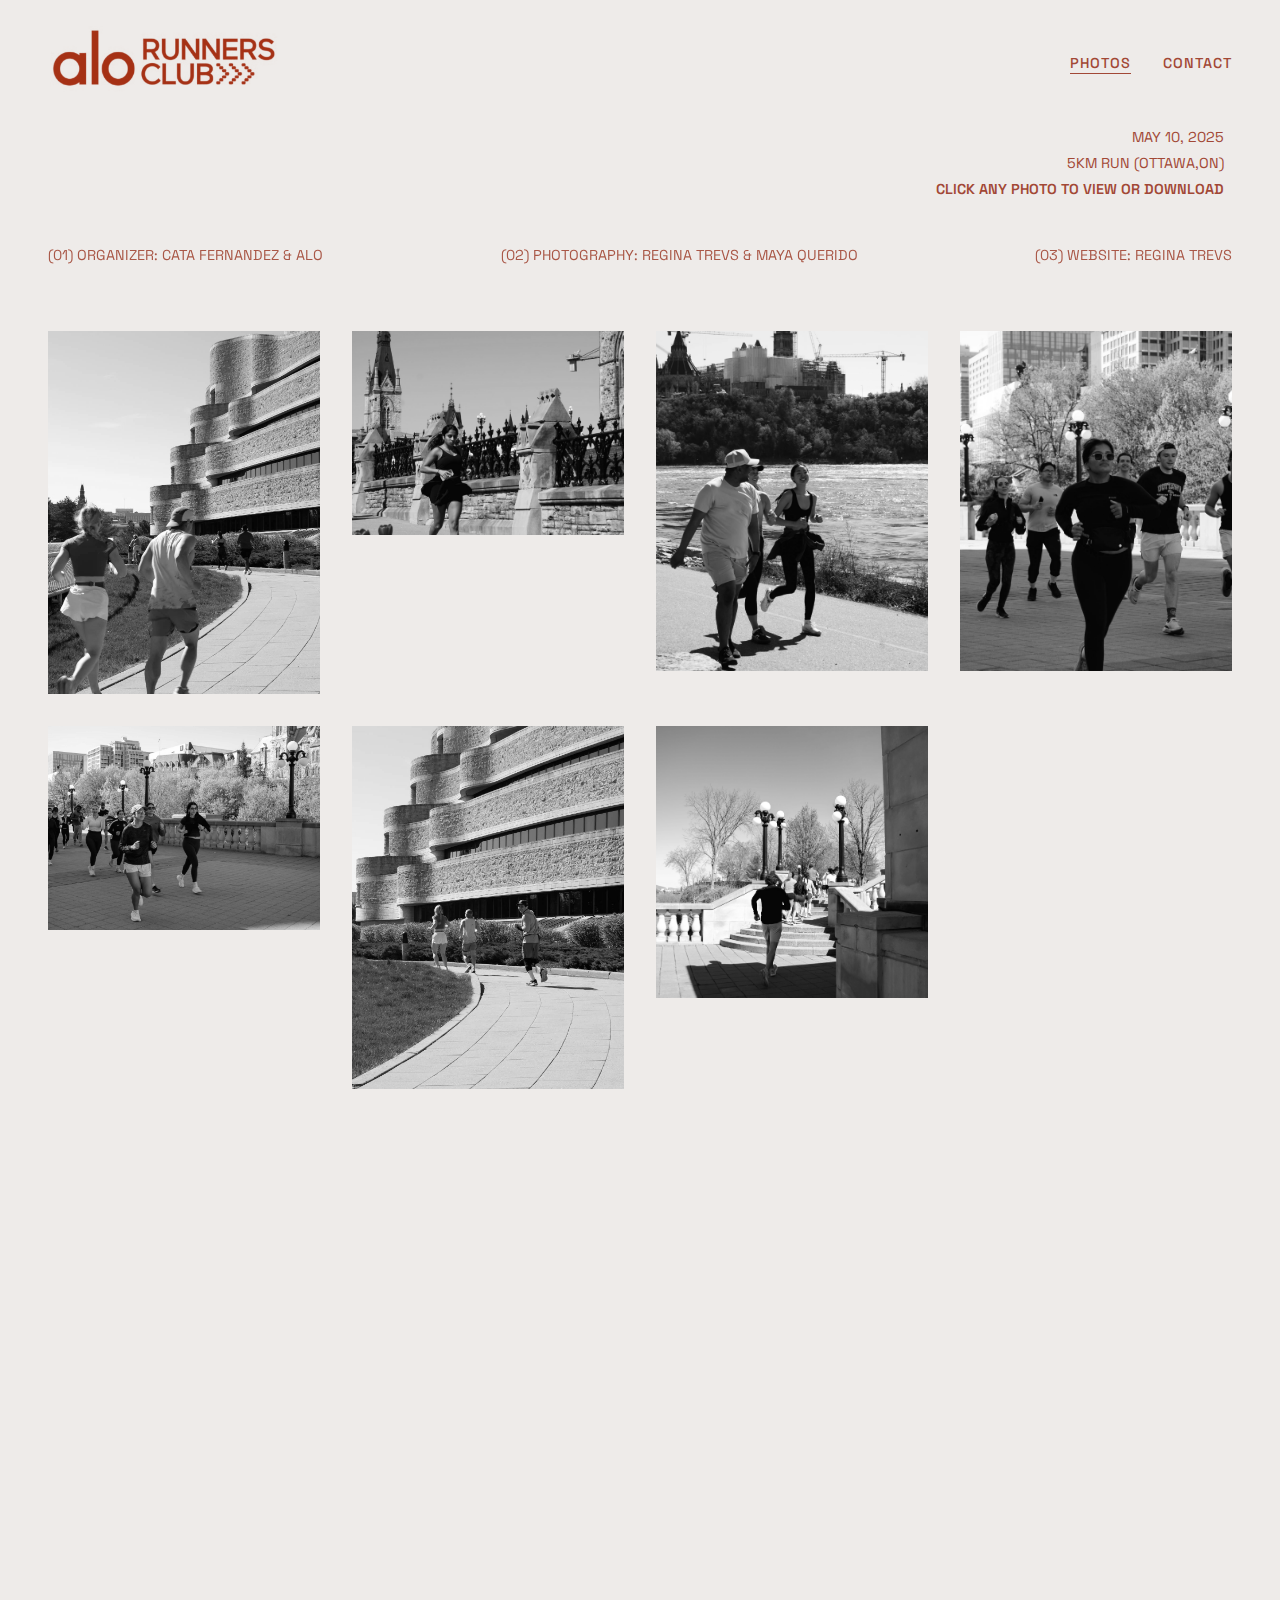
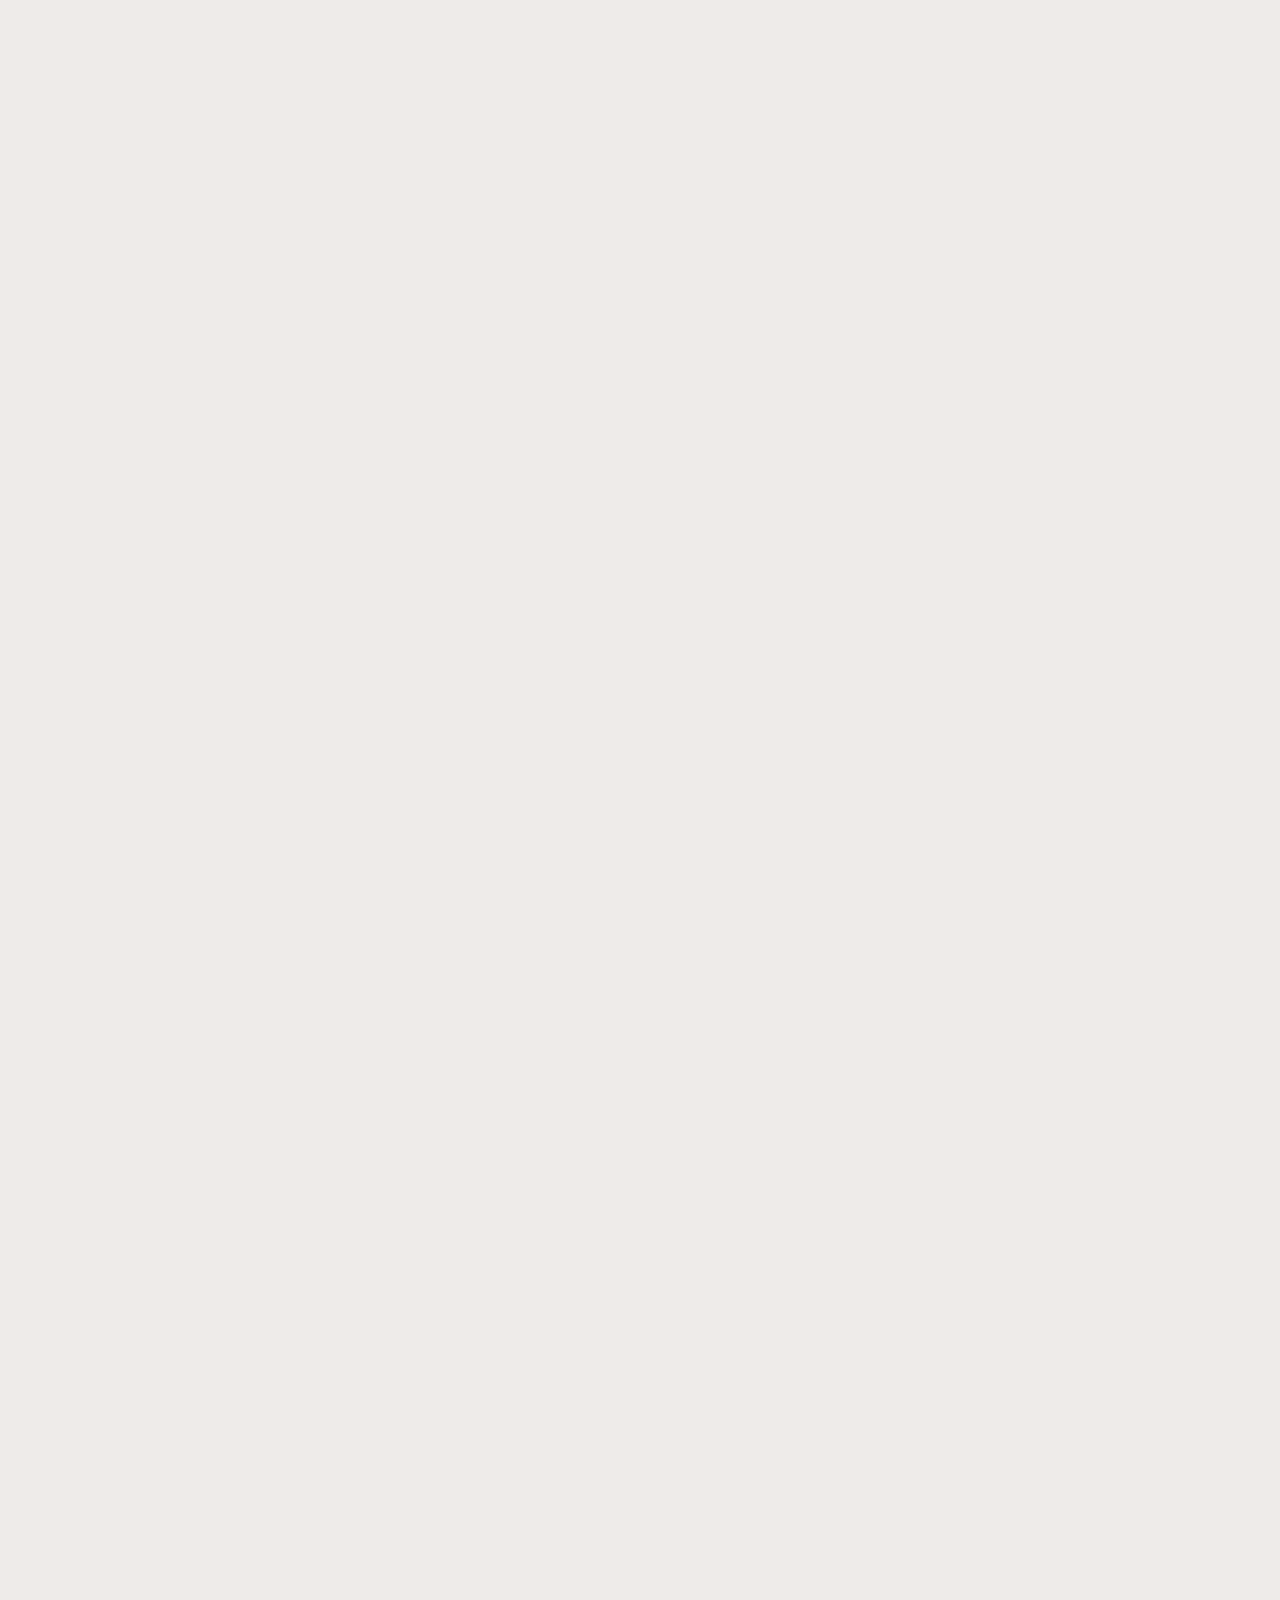
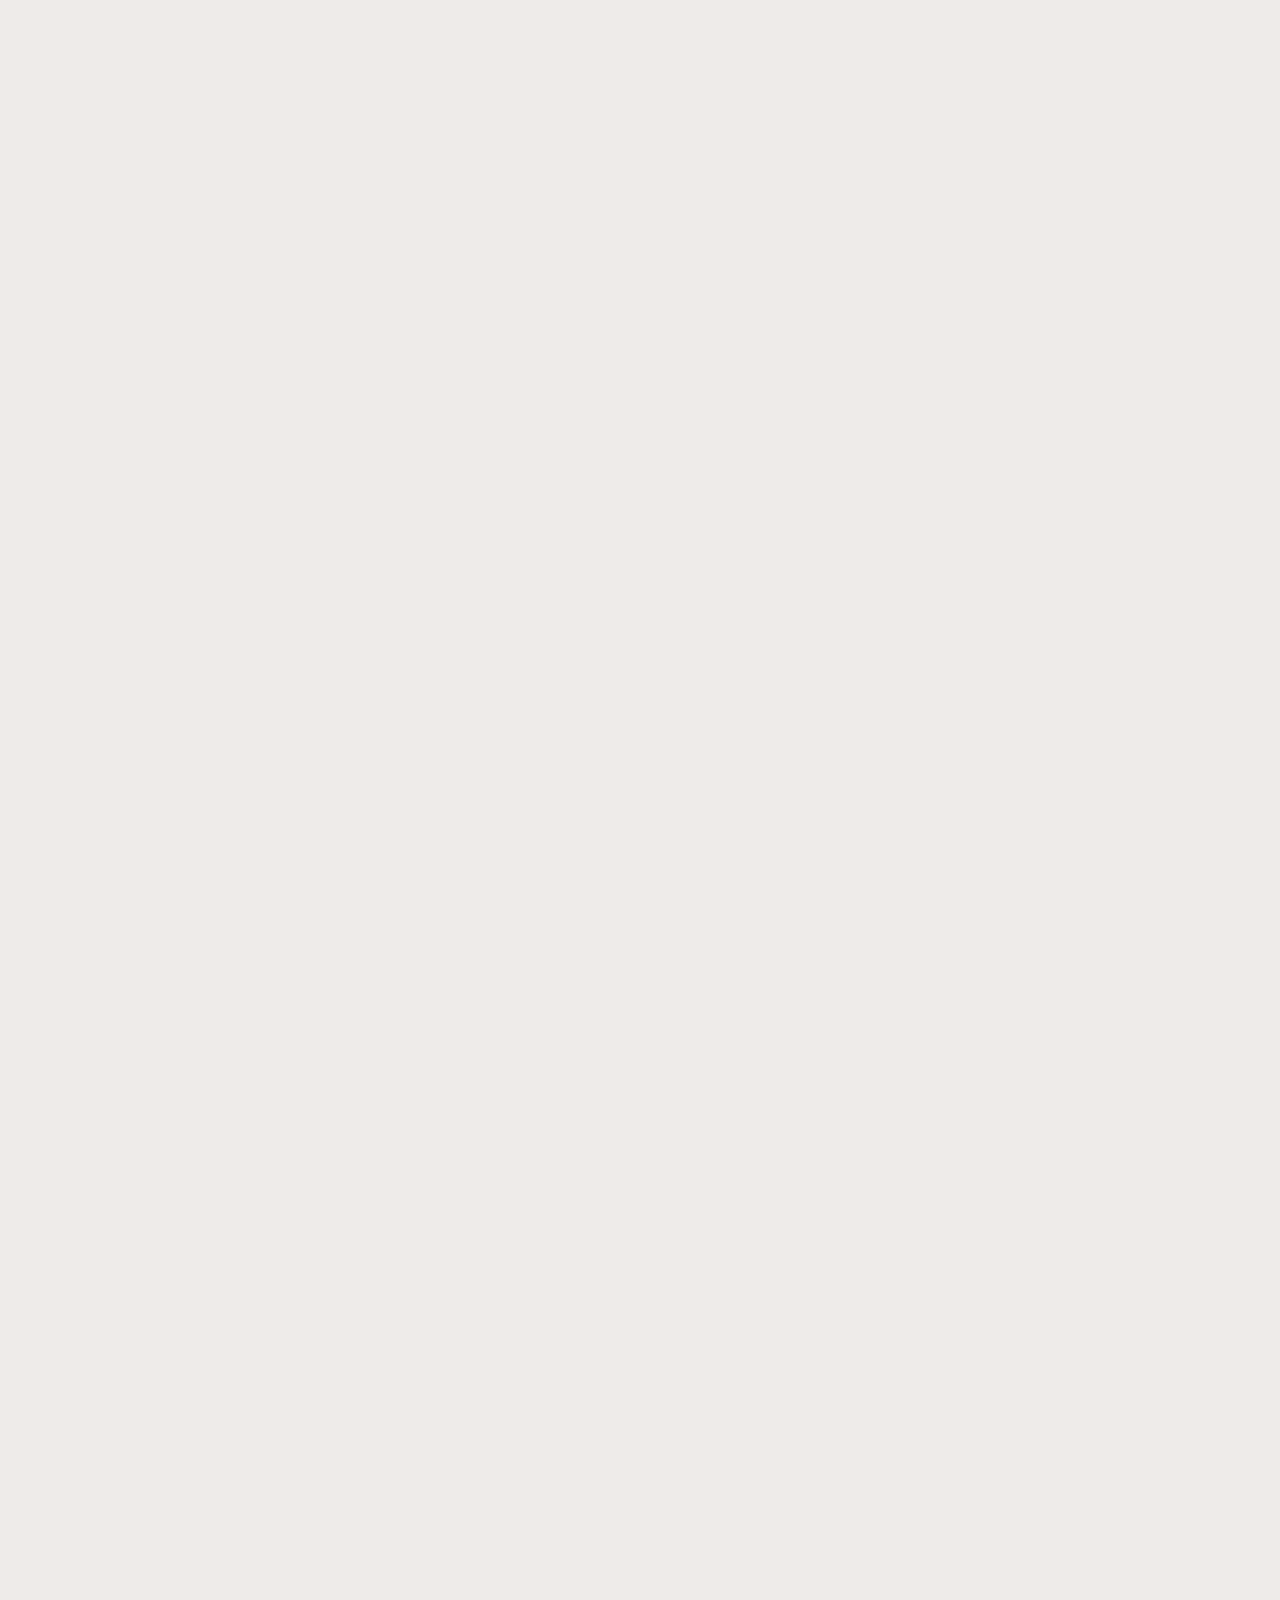
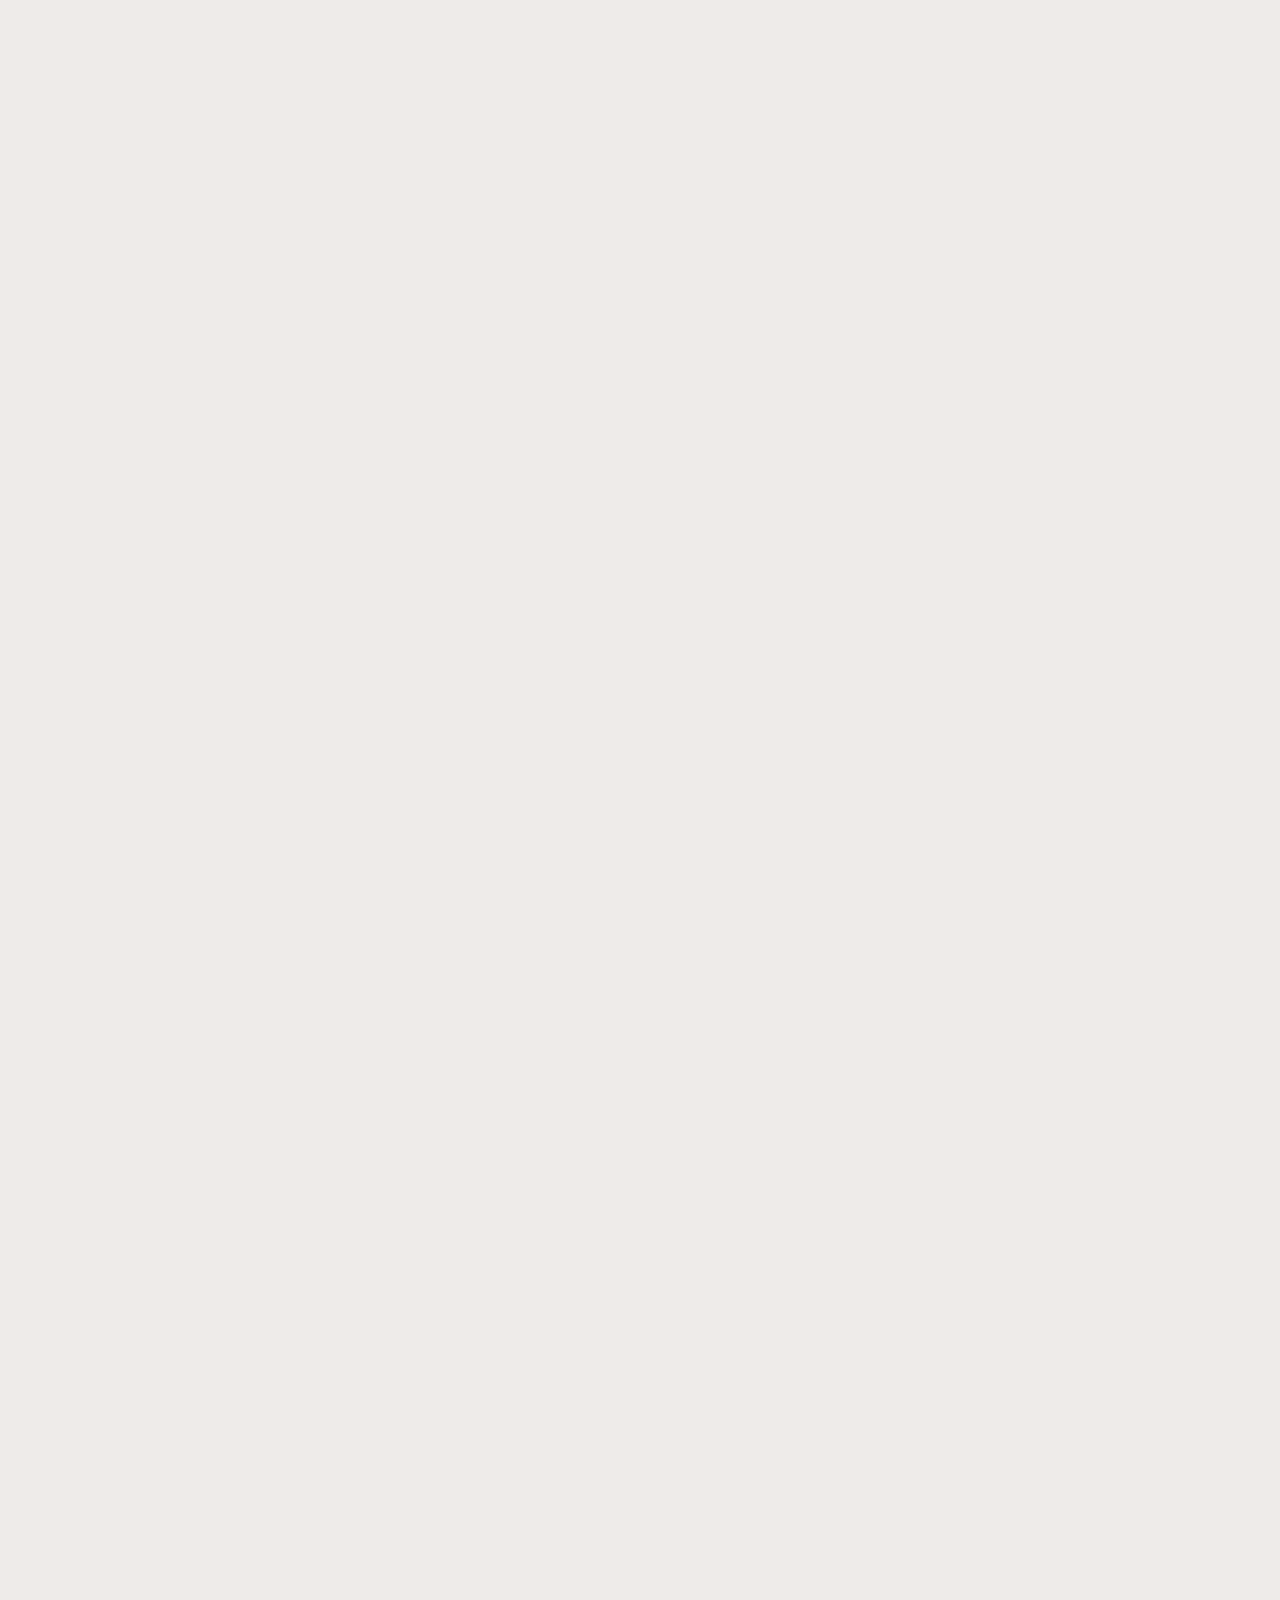
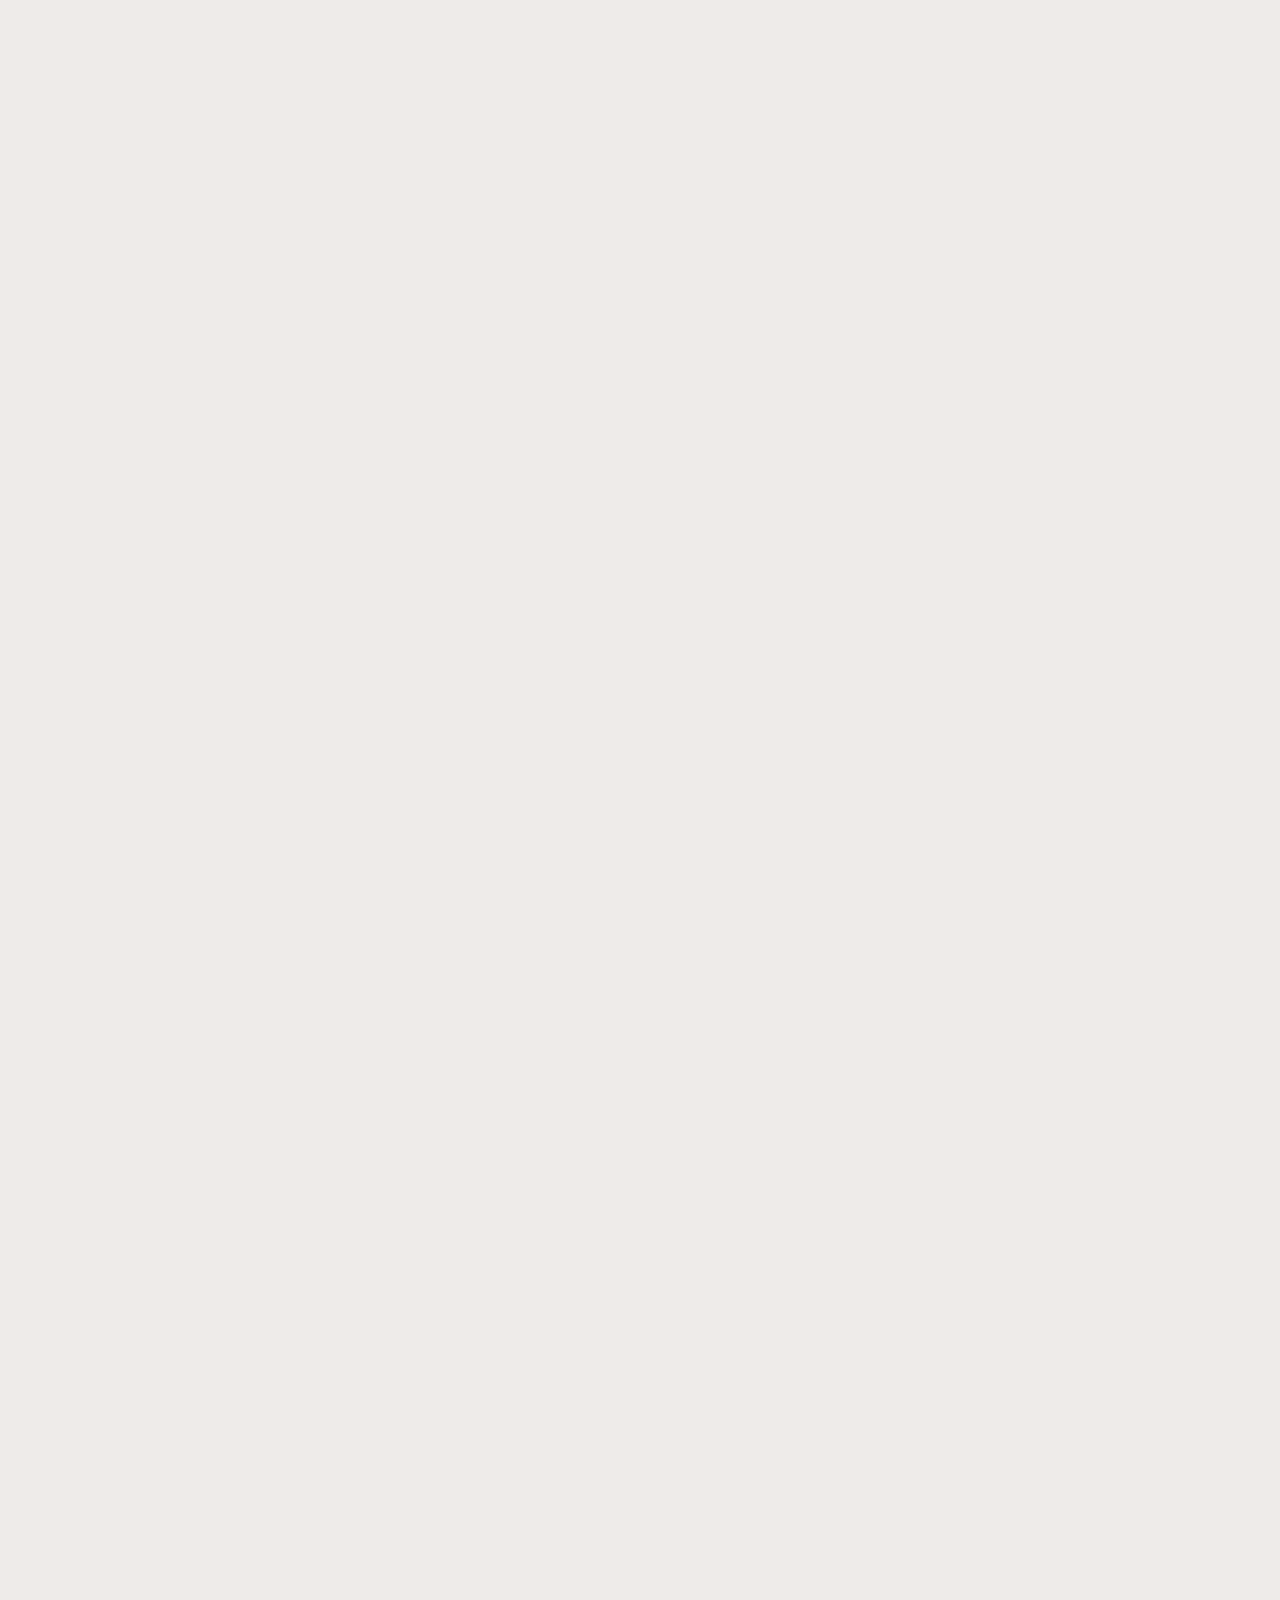
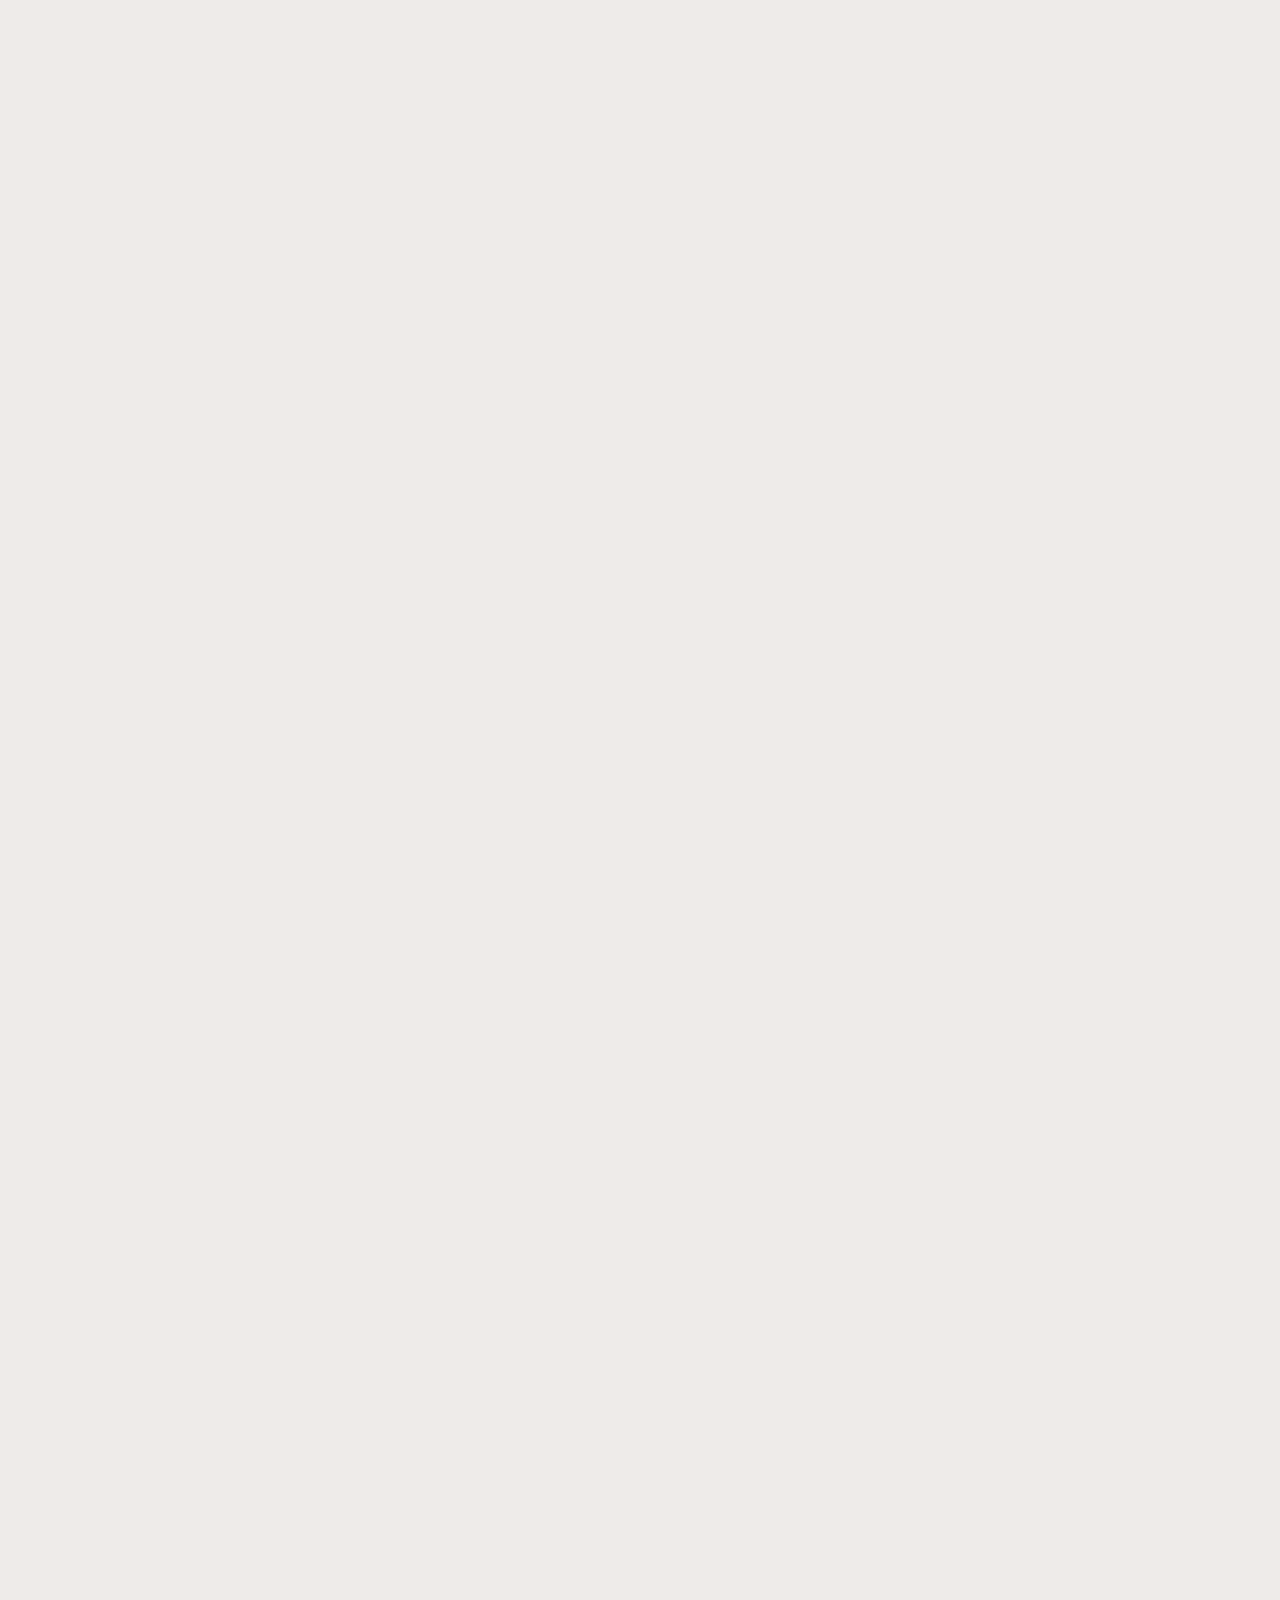
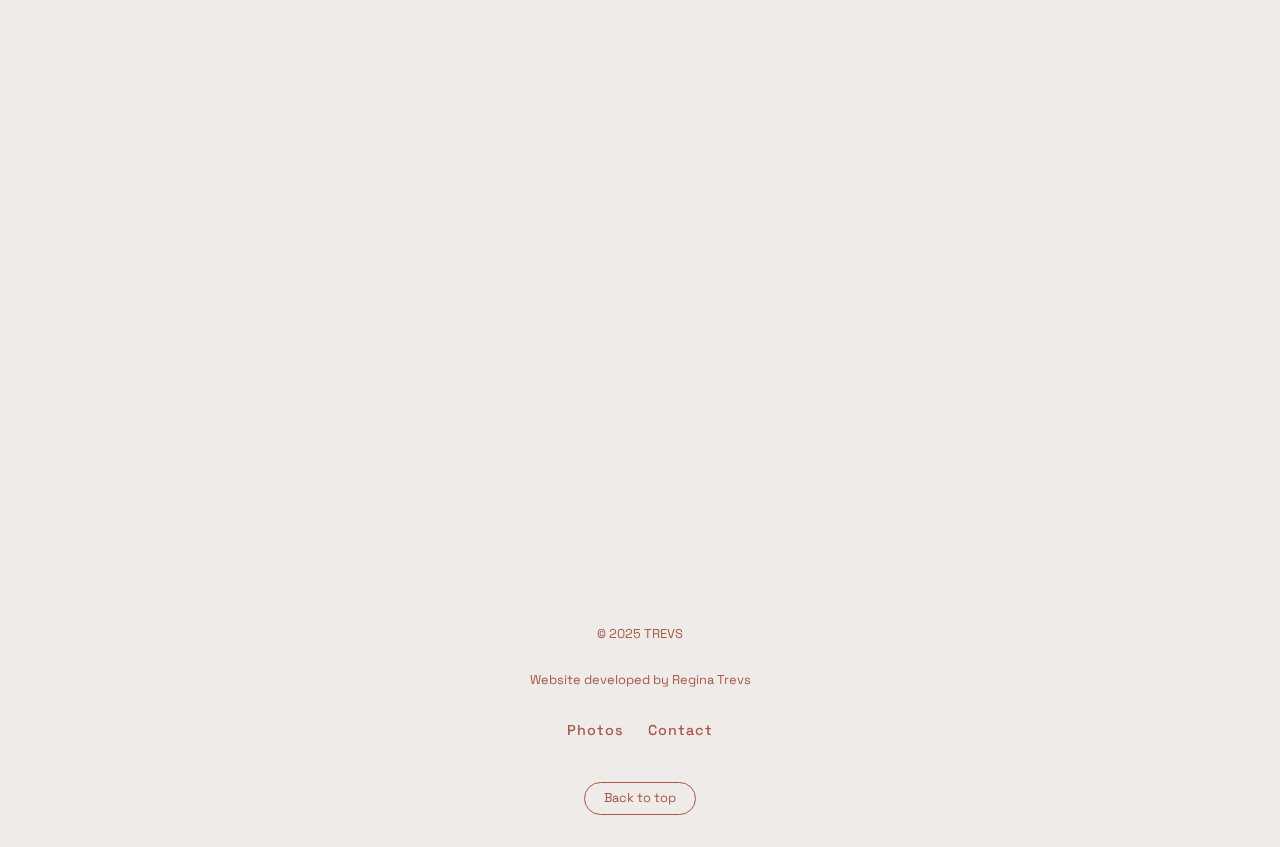
<file: index.html>
<!DOCTYPE html>
<html lang="en">
<head>
    <meta charset="UTF-8">
    <meta name="viewport" content="width=device-width, initial-scale=1.0">
    <title>ALO Runners Club | Photo Gallery</title>
    <link rel="stylesheet" href="styles.css">
    <link rel="preconnect" href="https://fonts.googleapis.com">
    <link rel="preconnect" href="https://fonts.gstatic.com" crossorigin>
    <link href="https://fonts.googleapis.com/css2?family=Space+Grotesk:wght@300;400;500;600;700&display=swap" rel="stylesheet">
</head>
<body>
    <header>
        <div class="logo">
            <a href="index.html">
                <img src="assets/logo-alo-run.png" alt="ALO Runners Club Logo">
            </a>
        </div>
        <nav>
            <ul>
                <li><a href="index.html" class="active">PHOTOS</a></li>
                <li><a href="contact.html">CONTACT</a></li>
            </ul>
        </nav>
    </header>

    <div class="race-info">
        <div class="race-details">
            <p class="race-date">MAY 10, 2025</p>
            <p class="race-title">5KM RUN (OTTAWA,ON)</p>
            <p class="download-instruction">CLICK ANY PHOTO TO VIEW OR DOWNLOAD</p>
        </div>
    </div>

    <div class="credits">
        <div class="credit-item">(01) ORGANIZER: <a href="https://www.instagram.com/catafernandezzzz_/" target="_blank">CATA FERNANDEZ</a> & ALO</div>
        <div class="credit-item">(02) PHOTOGRAPHY: <a href="https://www.instagram.com/trevs.ca/" target="_blank">REGINA TREVS</a> & <a href="https://www.instagram.com/mayasworld.ca/" target="_blank">MAYA QUERIDO</a></div>
        <div class="credit-item">(03) WEBSITE: <a href="https://www.instagram.com/trevs.ca/" target="_blank">REGINA TREVS</a></div>
    </div>

    <main>
        <div class="gallery-container">
            <!-- Gallery items will be populated by JavaScript -->
        </div>
    </main>

    <!-- Modal for fullscreen images -->
    <div id="imageModal" class="fullscreen-modal">
        <span class="close-modal">&times;</span>
        <div class="fullscreen-container">
            <img id="modalImage" class="fullscreen-image">
            <a id="downloadBtn" class="download-btn" href="#" download>Download</a>
        </div>
    </div>

    <footer>
        <div class="footer-content">
            <p>&copy; 2025 TREVS</p>
            <p>Website developed by <a href="https://www.instagram.com/trevs.ca/" target="_blank">Regina Trevs</a></p>
            <nav class="footer-nav">
                <ul>
                    <li><a href="index.html">Photos</a></li>
                    <li><a href="contact.html">Contact</a></li>
                </ul>
            </nav>
            <a href="#" class="back-to-top">Back to top</a>
        </div>
    </footer>

    <script src="script.js"></script>
</body>
</html>
</file>
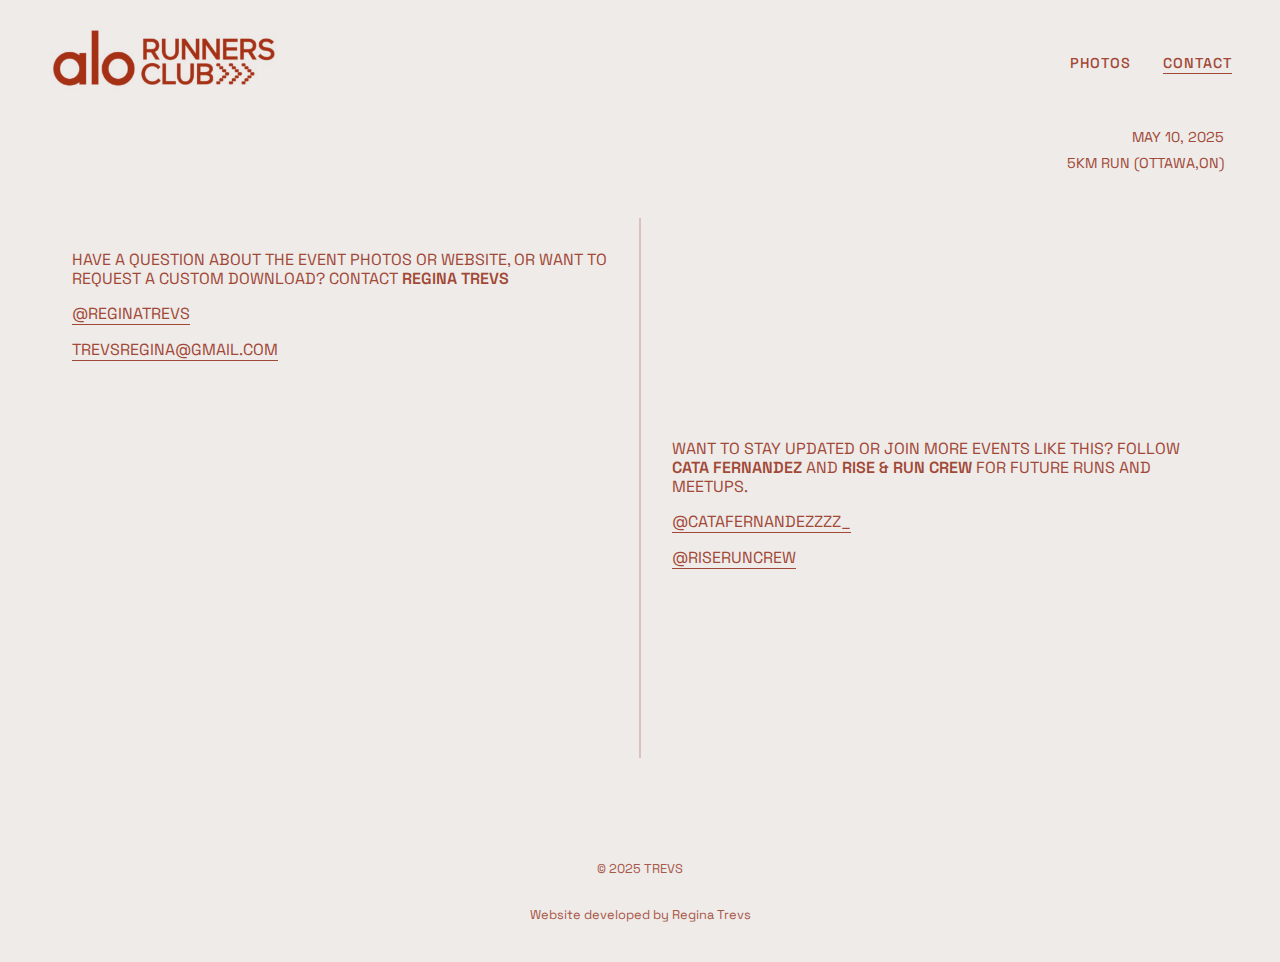
<file: contact.html>
<!DOCTYPE html>
<html lang="en">
<head>
    <meta charset="UTF-8">
    <meta name="viewport" content="width=device-width, initial-scale=1.0">
    <title>ALO Runners Club | Contact</title>
    <link rel="stylesheet" href="styles.css">
    <link rel="preconnect" href="https://fonts.googleapis.com">
    <link rel="preconnect" href="https://fonts.gstatic.com" crossorigin>
    <link href="https://fonts.googleapis.com/css2?family=Space+Grotesk:wght@300;400;500;600;700&display=swap" rel="stylesheet">
</head>
<body>
    <header>
        <div class="logo">
            <a href="index.html">
                <img src="assets/logo-alo-run.png" alt="ALO Runners Club Logo">
            </a>
        </div>
        <nav>
            <ul>
                <li><a href="index.html">PHOTOS</a></li>
                <li><a href="contact.html" class="active">CONTACT</a></li>
            </ul>
        </nav>
    </header>

    <div class="race-info">
        <div class="race-details">
            <p class="race-date">MAY 10, 2025</p>
            <p class="race-title">5KM RUN (OTTAWA,ON)</p>
        </div>
    </div>

    <main>
        <div class="contact-photo-layout">
            <div class="contact-left">
                <p>HAVE A QUESTION ABOUT THE EVENT PHOTOS OR WEBSITE, OR WANT TO REQUEST A CUSTOM DOWNLOAD? CONTACT <span class="highlight">REGINA TREVS</span></p>
                
                <p class="contact-link"><a href="https://www.instagram.com/reginatrevs/" target="_blank">@REGINATREVS</a></p>
                <p class="contact-link"><a href="mailto:trevsregina@gmail.com">TREVSREGINA@GMAIL.COM</a></p>
            </div>
            
            <div class="contact-divider-line"></div>
            
            <div class="contact-right">
                <p>WANT TO STAY UPDATED OR JOIN MORE EVENTS LIKE THIS? FOLLOW <span class="highlight">CATA FERNANDEZ</span> AND <span class="highlight">RISE & RUN CREW</span> FOR FUTURE RUNS AND MEETUPS.</p>
                
                <p class="contact-link"><a href="https://www.instagram.com/catafernandezzzz_/" target="_blank">@CATAFERNANDEZZZZ_</a></p>
                <p class="contact-link"><a href="https://www.instagram.com/riseruncrew" target="_blank">@RISERUNCREW</a></p>
            </div>
        </div>
    </main>

    <div id="imageModal" class="fullscreen-modal">
        <span class="close-modal">&times;</span>
        <div class="fullscreen-container">
            <img id="modalImage" class="fullscreen-image">
            <a id="downloadBtn" class="download-btn" href="#" download>Download</a>
        </div>
    </div>

    <footer>
        <div class="footer-content">
            <p>&copy; 2025 TREVS</p>
            <p>Website developed by <a href="https://www.instagram.com/trevs.ca/" target="_blank">Regina Trevs</a></p>
        </div>
    </footer>

    <script src="script.js"></script>
</body>
</html>
</file>
<file: styles.css>
/* Global styles */
* {
    margin: 0;
    padding: 0;
    box-sizing: border-box;
}

body {
    font-family: 'Space Grotesk', sans-serif;
    background-color: #eeebe9;
    color: #a24836;
    line-height: 1.6;
}

a {
    text-decoration: none;
    color: inherit;
}

ul {
    list-style: none;
}

/* Header */
header {
    display: flex;
    justify-content: space-between;
    align-items: center;
    padding: 1.5rem 3rem;
    width: 100%;
    background-color: #eeebe9;
    position: relative;
}

.logo a {
    display: block;
}

.logo img {
    max-height: 70px;
    width: auto;
}

nav ul {
    display: flex;
    gap: 2rem;
}

nav a {
    font-size: 0.9rem;
    letter-spacing: 1px;
    color: #a24836;
    font-weight: 500;
    position: relative;
}

nav a::after {
    content: '';
    position: absolute;
    width: 100%;
    height: 1px;
    background-color: currentColor;
    left: 0;
    bottom: -2px;
    transform: scaleX(0);
    transform-origin: right;
    transition: transform 0.3s ease;
}

nav a:hover::after, nav a.active::after {
    transform: scaleX(1);
    transform-origin: left;
}

/* Race Info Section */
.race-info {
    text-align: right;
    padding: 0 3rem;
    margin-bottom: 0.5rem;
}

.race-details {
    display: inline-block;
    text-align: right;
    padding-right: 0.5rem;
}

.race-date, .race-title, .download-instruction {
    font-size: 0.9rem;
    font-weight: 400;
    margin-bottom: 0.2rem;
}

.download-instruction {
    font-weight: 600;
}

/* Credits Section */
.credits {
    display: flex;
    justify-content: space-between;
    padding: 2rem 3rem;
    opacity: 0.9;
    flex-wrap: wrap;
}

.credit-item {
    margin-bottom: 0;
    font-weight: 400;
    font-size: 0.9rem;
}

.credit-item a {
    position: relative;
}

.credit-item a::after {
    content: '';
    position: absolute;
    width: 100%;
    height: 1px;
    background-color: currentColor;
    left: 0;
    bottom: -2px;
    transform: scaleX(0);
    transform-origin: right;
    transition: transform 0.3s ease;
}

.credit-item a:hover::after {
    transform: scaleX(1);
    transform-origin: left;
}

/* Main content */
main {
    padding: 2rem 0;
}

/* Gallery */
.gallery-container {
    display: grid;
    grid-template-columns: repeat(auto-fill, minmax(250px, 1fr));
    gap: 2rem;
    padding: 0 3rem 3rem;
}

.gallery-item {
    position: relative;
    overflow: hidden;
    background-color: #e0ddd6;
    aspect-ratio: var(--aspect-ratio, 3/4);
    cursor: pointer;
}

.gallery-item.large {
    grid-column: span 2;
    grid-row: span 2;
}

.gallery-item.wide {
    grid-column: span 2;
}

.gallery-item.tall {
    grid-row: span 2;
}

.gallery-item img {
    width: 100%;
    height: 100%;
    object-fit: cover;
    transition: transform 0.4s ease-out, filter 0.4s ease-out;
    filter: grayscale(100%);
}

.gallery-item:hover img {
    transform: scale(1.05);
    filter: grayscale(0);
}

.month-label {
    position: absolute;
    left: 0;
    bottom: 0;
    padding: 1rem;
    font-size: 2rem;
    font-weight: 500;
    color: #fff;
    text-shadow: 0 1px 5px rgba(0, 0, 0, 0.3);
    z-index: 2;
}

/* Image overlay for hover effect */
.gallery-item::after {
    content: '';
    position: absolute;
    top: 0;
    left: 0;
    width: 100%;
    height: 100%;
    background-color: rgba(162, 72, 54, 0.1);
    opacity: 0;
    transition: opacity 0.3s;
}

.gallery-item:hover::after {
    opacity: 1;
}

/* Fullscreen Modal */
.fullscreen-modal {
    display: none;
    position: fixed;
    top: 0;
    left: 0;
    width: 100%;
    height: 100%;
    background-color: rgba(0, 0, 0, 0.9);
    z-index: 2000;
    justify-content: center;
    align-items: center;
    backdrop-filter: blur(5px);
    overflow: auto;
}

.fullscreen-container {
    display: flex;
    flex-direction: column;
    align-items: center;
    max-width: 90%;
    max-height: 90vh;
    margin: auto;
}

.fullscreen-image {
    max-width: 100%;
    max-height: 80vh;
    object-fit: contain;
    box-shadow: 0 5px 15px rgba(0, 0, 0, 0.3);
    filter: grayscale(0);
}

.close-modal {
    position: absolute;
    top: 20px;
    right: 30px;
    color: #fff;
    font-size: 3rem;
    cursor: pointer;
    transition: opacity 0.3s;
    z-index: 2010;
}

.close-modal:hover {
    opacity: 0.7;
}

/* Buttons and interactive elements */
.btn, 
.download-btn, 
.back-to-top, 
.social-links a {
    display: inline-block;
    padding: 0.5rem 1.5rem;
    border-radius: 50px;
    transition: all 0.3s ease;
    cursor: pointer;
    text-align: center;
}

/* Back to top specific styles */
.back-to-top {
    margin-top: 1rem;
    padding: 0.4rem 1.2rem;
    border: 1px solid currentColor;
    font-size: 0.8rem;
}

.back-to-top:hover {
    background-color: #a24836;
    color: #eeebe9;
    border-color: #a24836;
}

/* Download button specific styles */
.download-btn {
    margin-top: 1.5rem;
    padding: 0.8rem 2.5rem;
    background-color: #eeebe9;
    color: #a24836;
    border: none;
    font-weight: 500;
    text-transform: uppercase;
    letter-spacing: 1px;
    font-size: 0.9rem;
    box-shadow: 0 2px 4px rgba(0, 0, 0, 0.1);
}

.download-btn:hover {
    background-color: #e5e1de;
    transform: translateY(-2px);
    box-shadow: 0 4px 8px rgba(0, 0, 0, 0.15);
}

/* Social links specific styles */
.social-links {
    display: flex;
    gap: 1.5rem;
    margin-top: 2rem;
}

.social-links a {
    padding: 0.5rem 1.5rem;
    border: 1px solid currentColor;
}

.social-links a:hover {
    background-color: #a24836;
    color: #eeebe9;
    border-color: #a24836;
}

.social-links a::after {
    display: none;
}

.contact-container {
    max-width: 800px;
    margin: 0 auto;
    padding: 2rem;
}

.contact-info {
    margin-bottom: 3rem;
}

.contact-info h2 {
    font-size: 2rem;
    margin-bottom: 1rem;
    font-weight: 500;
}

.email {
    font-size: 1.2rem;
    margin: 1.5rem 0;
}

/* New Split Contact Layout */
.contact-box {
    position: relative;
    max-width: 1200px;
    margin: 3rem auto;
}

.contact-split-container {
    display: flex;
    padding: 0;
    max-width: 1200px;
    margin: 0 auto;
    position: relative;
}

.contact-border {
    height: 1px;
    background-color: #a24836;
    opacity: 0.5;
    max-width: 1200px;
    margin: 0 auto;
    width: 100%;
    position: relative;
    z-index: 1;
}

.top-border {
    margin-top: 0;
    margin-bottom: 0;
}

.bottom-border {
    margin-top: 0;
    margin-bottom: 0;
}

/* Side borders */
.side-border {
    width: 1px;
    background-color: #a24836;
    opacity: 0.5;
    position: absolute;
    top: 0;
    bottom: 0;
    z-index: 1;
}

.left-side-border {
    left: 0;
}

.right-side-border {
    right: 0;
}

.contact-column {
    flex: 1;
    padding: 2.5rem 2rem;
    position: relative;
    z-index: 2;
}

.contact-content {
    max-width: 450px;
}

.left-column .contact-content {
    margin-left: auto;
    margin-right: 2rem;
}

.right-column .contact-content {
    margin-right: auto;
    margin-left: 2rem;
}

.contact-divider {
    width: 1px;
    background-color: #a24836;
    opacity: 0.5;
    margin: 0;
}

.contact-content h2 {
    font-size: 1.1rem;
    line-height: 1.4;
    margin-bottom: 1.5rem;
    font-weight: 500;
}

.contact-content p {
    margin-bottom: 1.5rem;
}

.highlight {
    font-weight: 600;
}

.contact-links {
    display: flex;
    flex-direction: column;
    gap: 0.8rem;
    margin-top: 1.5rem;
}

.contact-links a {
    display: inline-block;
    font-weight: 400;
    position: relative;
    text-decoration: underline;
    text-underline-offset: 0.3em;
}

.contact-links a:hover {
    color: #8a3b2c;
}

/* Footer */
footer {
    text-align: center;
    padding: 2rem;
    margin-top: 2rem;
    font-size: 0.8rem;
    opacity: 0.9;
}

.footer-content {
    display: flex;
    flex-direction: column;
    align-items: center;
    gap: 1rem;
}

.footer-content p {
    margin: 0.3rem 0;
}

.footer-nav ul {
    display: flex;
    gap: 1.5rem;
    justify-content: center;
    margin: 0.5rem 0;
}

.footer-nav a, .footer-content a {
    position: relative;
}

.footer-nav a::after, .footer-content a::after {
    content: '';
    position: absolute;
    width: 100%;
    height: 1px;
    background-color: currentColor;
    left: 0;
    bottom: -2px;
    transform: scaleX(0);
    transform-origin: right;
    transition: transform 0.3s ease;
}

.footer-nav a:hover::after, .footer-content a:hover::after {
    transform: scaleX(1);
    transform-origin: left;
}

.back-to-top {
    margin-top: 1rem;
    padding: 0.3rem 1.2rem;
    border: 1px solid currentColor;
    border-radius: 50px;
    transition: all 0.3s ease;
}

.back-to-top:hover {
    background-color: #a24836;
    color: #eeebe9;
    border-color: #a24836;
}

/* Responsive design */
@media (max-width: 768px) {
    header {
        padding: 1rem 1.5rem;
        flex-direction: column;
        align-items: center;
        text-align: center;
    }
    
    .logo {
        margin-bottom: 1rem;
        text-align: center;
    }
    
    .logo img {
        max-height: 70px;
    }
    
    nav {
        width: 100%;
        text-align: center;
    }
    
    nav ul {
        gap: 1rem;
        justify-content: center;
    }
    
    /* Show underline by default in mobile */
    nav a.active::after {
        transform: scaleX(1);
        transform-origin: left;
    }
    
    .race-info {
        text-align: center;
        padding: 1rem 1.5rem 0;
    }
    
    .race-details {
        text-align: center;
        padding-right: 0;
        display: block;
        width: 100%;
    }
    
    .credits {
        flex-direction: column;
        padding: 1rem 1.5rem;
        text-align: center;
        align-items: center;
    }
    
    .credit-item {
        margin-bottom: 0;
        text-align: center;
    }
    
    /* Bold names in mobile view without underline */
    .highlight {
        font-weight: 600;
        text-decoration: none;
    }
    
    .gallery-container {
        grid-template-columns: repeat(auto-fill, minmax(150px, 1fr));
        gap: 1rem;
        padding: 0 1.5rem 1.5rem;
    }
    
    .gallery-item.large,
    .gallery-item.wide,
    .gallery-item.tall {
        grid-column: span 1;
        grid-row: span 1;
    }
    
    .month-label {
        font-size: 1.5rem;
    }
    
    .fullscreen-image {
        max-height: 70vh;
    }
    
    .close-modal {
        top: 10px;
        right: 20px;
        font-size: 2.5rem;
    }
    
    .contact-container, 
    .contact-info {
        text-align: center;
    }
    
    .social-links {
        justify-content: center;
    }
    
    footer {
        padding: 1.5rem 1rem;
    }
    
    .footer-content {
        gap: 0.8rem;
    }
    
    .footer-nav ul {
        gap: 1rem;
    }
    
    .contact-box {
        margin: 2rem auto;
        width: 90%;
    }
    
    .contact-split-container {
        flex-direction: column;
        padding: 0;
    }
    
    .side-border {
        height: 100%;
    }
    
    .contact-column {
        padding: 2rem 1.5rem;
    }
    
    .contact-content {
        max-width: 100%;
        text-align: center;
    }
    
    .left-column .contact-content,
    .right-column .contact-content {
        margin: 0 auto;
    }
    
    .contact-divider {
        width: 80%;
        height: 1px;
        margin: 0 auto;
    }
    
    .contact-links {
        align-items: center;
    }
    
    .contact-content h2 {
        font-size: 1rem;
        padding: 0 0.5rem;
    }
}

/* Staggered Contact Layout */
.contact-staggered {
    max-width: 1200px;
    margin: 4rem auto;
    padding: 0 2rem;
    position: relative;
}

/* Middle divider line for desktop */
.contact-staggered::after {
    content: '';
    position: absolute;
    top: 50%;
    left: 20%;
    right: 20%;
    width: 60%;
    height: 1px;
    background-color: #a24836;
    opacity: 0.5;
    transform: translateY(-50%);
}

.contact-section {
    margin-bottom: 5rem;
    position: relative;
}

.left-section {
    text-align: left;
    padding-left: 0;
    padding-right: 40%;
    margin-bottom: 8rem;
}

.right-section {
    text-align: right;
    padding-right: 0;
    padding-left: 40%;
    margin-top: 0;
}

.left-section::after,
.right-section::after {
    display: none;
}

.contact-content h2 {
    font-size: 1.1rem;
    line-height: 1.4;
    margin-bottom: 1.5rem;
    font-weight: 500;
}

.contact-content p {
    margin-bottom: 1.5rem;
}

.highlight {
    font-weight: 600;
}

.contact-links {
    display: flex;
    flex-direction: column;
    gap: 0.8rem;
    margin-top: 1.5rem;
}

.right-section .contact-links {
    align-items: flex-end;
}

.contact-links a {
    display: inline-block;
    font-weight: 400;
    position: relative;
    text-decoration: underline;
    text-underline-offset: 0.3em;
}

.contact-links a:hover {
    color: #8a3b2c;
}

/* Mobile styles for staggered contact layout */
@media (max-width: 768px) {
    .contact-staggered {
        margin: 2rem auto;
        padding: 0 1.5rem;
    }
    
    /* Hide desktop middle divider */
    .contact-staggered::after {
        display: none;
    }
    
    .contact-section {
        margin-bottom: 3rem;
        padding-left: 0;
        padding-right: 0;
        text-align: center;
    }
    
    .left-section, .right-section {
        padding-left: 0;
        padding-right: 0;
        text-align: center;
    }
    
    .left-section {
        margin-bottom: 3rem;
    }
    
    .right-section {
        margin-top: 3rem;
        position: relative;
    }
    
    /* Keep the divider between sections for mobile */
    .right-section::before {
        content: '';
        position: absolute;
        top: -1.5rem;
        left: 10%;
        width: 80%;
        height: 1px;
        background-color: #a24836;
        opacity: 0.5;
    }
    
    .right-section .contact-links {
        align-items: center;
    }
    
    .contact-content h2 {
        font-size: 1rem;
    }
}

/* Side by Side Contact Layout */
.contact-side-by-side {
    display: flex;
    max-width: 1200px;
    margin: 6rem auto;
    padding: 0;
    position: relative;
    align-items: flex-start;
}

.contact-column {
    flex: 1;
    padding: 0 3rem;
    position: relative;
}

.left-column {
    text-align: left;
}

.right-column {
    text-align: right;
}

.vertical-divider {
    width: 1px;
    background-color: #a24836;
    opacity: 0.5;
    align-self: stretch;
    margin: 2rem 0;
    height: auto;
}

.contact-content {
    max-width: 450px;
}

.left-column .contact-content {
    margin-left: 0;
    margin-right: auto;
}

.right-column .contact-content {
    margin-right: 0;
    margin-left: auto;
}

.contact-content h2 {
    font-size: 1.1rem;
    line-height: 1.4;
    margin-bottom: 1.5rem;
    font-weight: 500;
}

.contact-content p {
    margin-bottom: 1.5rem;
}

.highlight {
    font-weight: 600;
}

.contact-links {
    display: flex;
    flex-direction: column;
    gap: 0.8rem;
    margin-top: 1.5rem;
}

.right-column .contact-links {
    align-items: flex-end;
}

.contact-links a {
    display: inline-block;
    font-weight: 400;
    position: relative;
    text-decoration: underline;
    text-underline-offset: 0.3em;
}

.contact-links a:hover {
    color: #8a3b2c;
}

/* Mobile styles for side-by-side contact layout */
@media (max-width: 768px) {
    .contact-side-by-side {
        flex-direction: column;
        margin: 3rem auto;
        padding: 0 1.5rem;
    }
    
    .contact-column {
        width: 100%;
        padding: 2rem;
        text-align: center;
        margin-bottom: 0;
    }
    
    .left-column, .right-column {
        padding: 2rem 1.5rem;
    }
    
    .vertical-divider {
        width: 80%;
        height: 1px;
        margin: 0 auto;
    }
    
    .contact-content {
        max-width: 100%;
    }
    
    .left-column .contact-content,
    .right-column .contact-content {
        margin: 0 auto;
    }
    
    .right-column .contact-links {
        align-items: center;
    }
    
    .contact-content h2 {
        font-size: 1rem;
    }
}

/* Photo-matched Contact Layout */
.contact-photo-layout {
    display: flex;
    flex-direction: column;
    max-width: 1200px;
    margin: 0 auto;
    position: relative;
    background-color: #eeebe9;
    min-height: 60vh;
}

.contact-left {
    padding: 32px;
    width: 50%;
    align-self: flex-start;
    text-align: left;
}

.contact-right {
    padding: 32px;
    width: 50%;
    align-self: flex-end;
    text-align: left;
}

.contact-divider-line {
    width: 1px;
    background-color: #a24836;
    opacity: 0.5;
    position: absolute;
    left: 50%;
    top: 0;
    bottom: 0;
    transform: translateX(-50%);
}

.contact-left p, .contact-right p {
    font-size: 1rem;
    line-height: 1.2;
    margin-bottom: 1rem;
}

.contact-link {
    margin-bottom: 0.3rem;
}

.contact-link a {
    font-size: 1rem;
    text-decoration: underline;
    text-underline-offset: 0.3em;
    position: relative;
}

.contact-link a:hover {
    color: #8a3b2c;
}

.highlight {
    font-weight: 600;
}

/* Mobile styles for photo-matched layout */
@media (max-width: 768px) {
    .contact-photo-layout {
        margin: 0 auto;
        min-height: auto;
    }
    
    .contact-left, .contact-right {
        width: 100%;
        padding: 2rem;
        text-align: center;
    }
    
    .contact-divider-line {
        width: 80%;
        height: 1px;
        position: static;
        margin: 0 auto;
        transform: none;
    }
}
</file>
